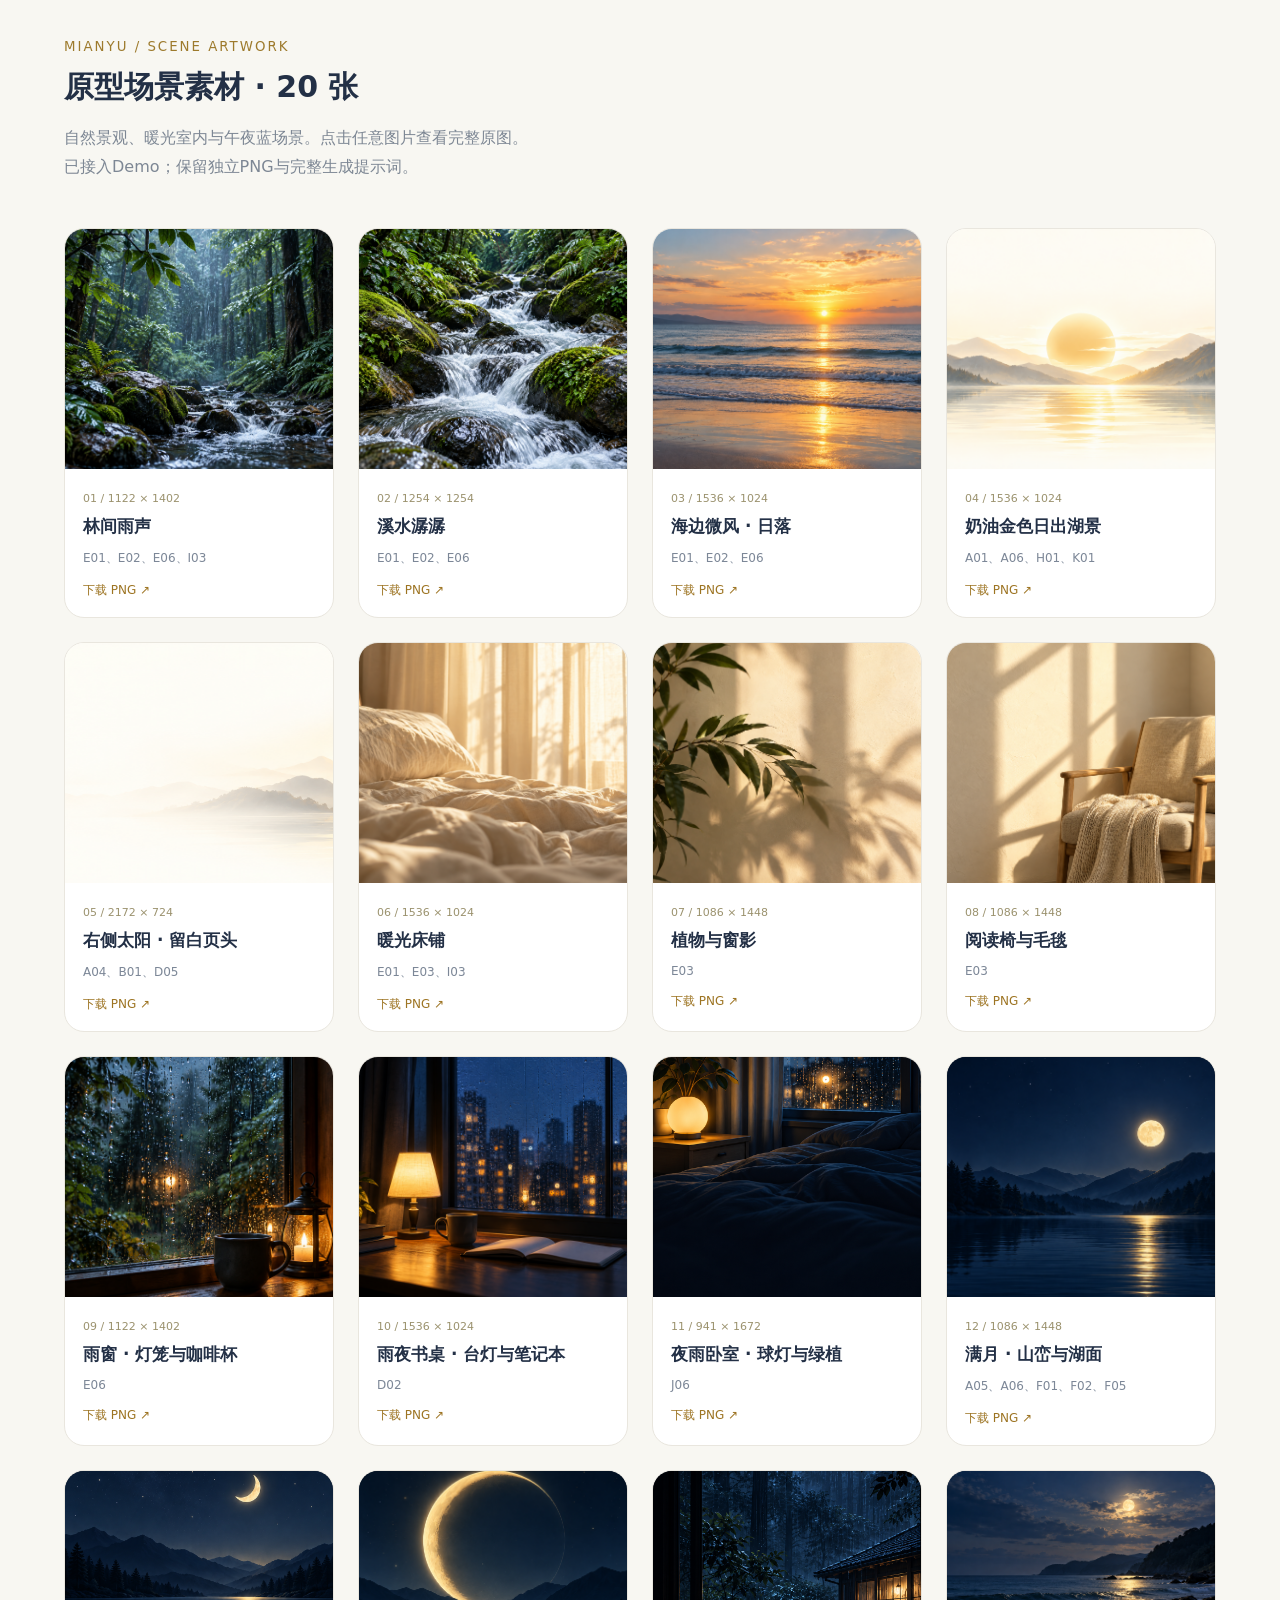
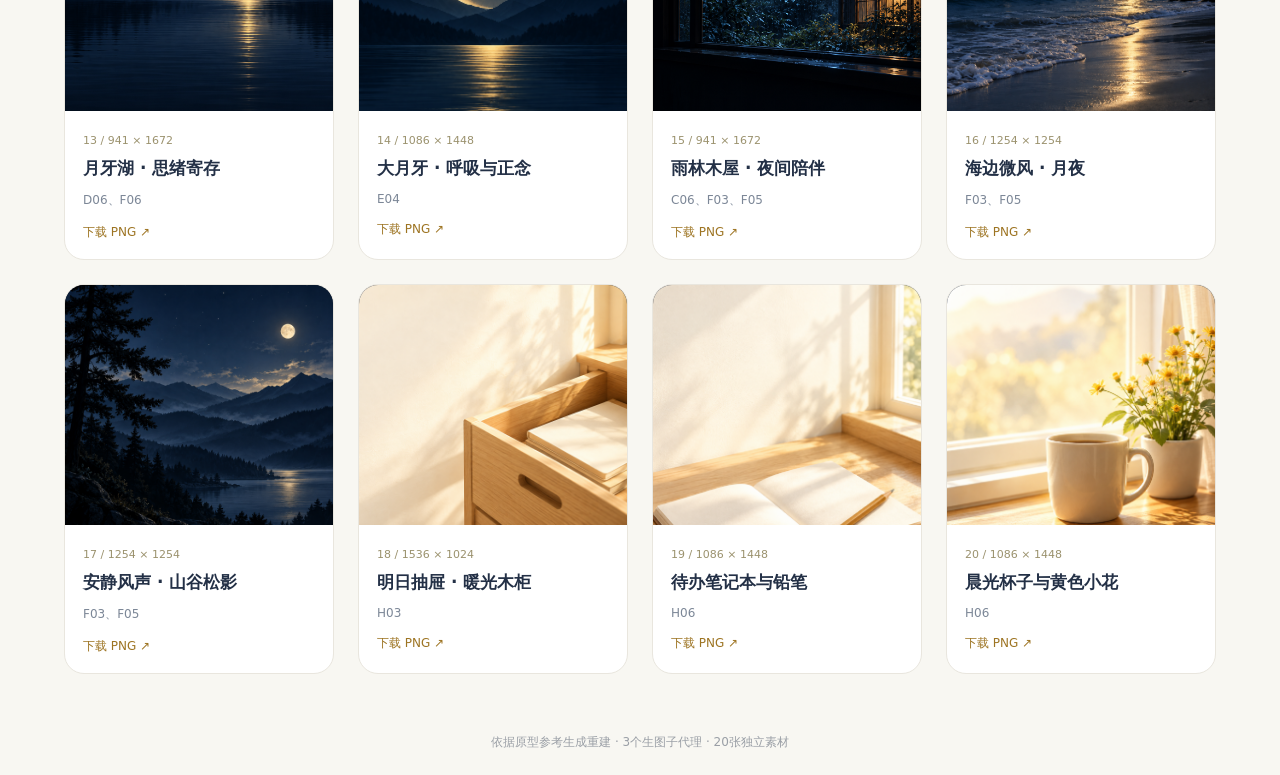
<file: images/restored/gallery.html>
<!doctype html><html lang="zh-CN"><meta charset="utf-8"><meta name="viewport" content="width=device-width,initial-scale=1"><title>眠屿 · 20张原型场景素材</title><style>*{box-sizing:border-box}body{margin:0;background:#f8f7f2;color:#233046;font-family:system-ui,"Microsoft YaHei",sans-serif}header,main{max-width:1200px;margin:auto;padding:36px 24px}header{padding-bottom:12px}header small{color:#9d7a2c;letter-spacing:2px}h1{font-size:30px;margin:12px 0}header p{color:#7d8794;line-height:1.8}main{display:grid;grid-template-columns:repeat(auto-fit,minmax(250px,1fr));gap:24px;padding-top:18px}article{overflow:hidden;border-radius:20px;background:#fff;border:1px solid #e9e6de}.art{display:block;background:#101b2c;height:240px}.art img{width:100%;height:100%;object-fit:cover;display:block;transition:transform .25s}.art:hover img{transform:scale(1.03)}.meta{padding:18px}.meta small{font-size:11px;color:#9b926e}.meta h2{font-size:17px;margin:9px 0}.meta p{font-size:12px;color:#7c8797}.meta a{font-size:12px;color:#9d7422;text-decoration:none}footer{text-align:center;padding:24px;color:#9a9fa6;font-size:12px}</style><header><small>MIANYU / SCENE ARTWORK</small><h1>原型场景素材 · 20 张</h1><p>自然景观、暖光室内与午夜蓝场景。点击任意图片查看完整原图。<br>已接入Demo；保留独立PNG与完整生成提示词。</p></header><main><article><a class="art" href="forest-rain.png" target="_blank"><img src="forest-rain.png" alt="林间雨声" loading="lazy"></a><div class="meta"><small>01 / 1122 × 1402</small><h2>林间雨声</h2><p>E01、E02、E06、I03</p><a download href="forest-rain.png">下载 PNG ↗</a></div></article><article><a class="art" href="stream.png" target="_blank"><img src="stream.png" alt="溪水潺潺" loading="lazy"></a><div class="meta"><small>02 / 1254 × 1254</small><h2>溪水潺潺</h2><p>E01、E02、E06</p><a download href="stream.png">下载 PNG ↗</a></div></article><article><a class="art" href="ocean-sunset.png" target="_blank"><img src="ocean-sunset.png" alt="海边微风 · 日落" loading="lazy"></a><div class="meta"><small>03 / 1536 × 1024</small><h2>海边微风 · 日落</h2><p>E01、E02、E06</p><a download href="ocean-sunset.png">下载 PNG ↗</a></div></article><article><a class="art" href="sunrise-lake.png" target="_blank"><img src="sunrise-lake.png" alt="奶油金色日出湖景" loading="lazy"></a><div class="meta"><small>04 / 1536 × 1024</small><h2>奶油金色日出湖景</h2><p>A01、A06、H01、K01</p><a download href="sunrise-lake.png">下载 PNG ↗</a></div></article><article><a class="art" href="sunrise-header.png" target="_blank"><img src="sunrise-header.png" alt="右侧太阳 · 留白页头" loading="lazy"></a><div class="meta"><small>05 / 2172 × 724</small><h2>右侧太阳 · 留白页头</h2><p>A04、B01、D05</p><a download href="sunrise-header.png">下载 PNG ↗</a></div></article><article><a class="art" href="bedroom.png" target="_blank"><img src="bedroom.png" alt="暖光床铺" loading="lazy"></a><div class="meta"><small>06 / 1536 × 1024</small><h2>暖光床铺</h2><p>E01、E03、I03</p><a download href="bedroom.png">下载 PNG ↗</a></div></article><article><a class="art" href="plant-shadow.png" target="_blank"><img src="plant-shadow.png" alt="植物与窗影" loading="lazy"></a><div class="meta"><small>07 / 1086 × 1448</small><h2>植物与窗影</h2><p>E03</p><a download href="plant-shadow.png">下载 PNG ↗</a></div></article><article><a class="art" href="reading-chair.png" target="_blank"><img src="reading-chair.png" alt="阅读椅与毛毯" loading="lazy"></a><div class="meta"><small>08 / 1086 × 1448</small><h2>阅读椅与毛毯</h2><p>E03</p><a download href="reading-chair.png">下载 PNG ↗</a></div></article><article><a class="art" href="rain-window.png" target="_blank"><img src="rain-window.png" alt="雨窗 · 灯笼与咖啡杯" loading="lazy"></a><div class="meta"><small>09 / 1122 × 1402</small><h2>雨窗 · 灯笼与咖啡杯</h2><p>E06</p><a download href="rain-window.png">下载 PNG ↗</a></div></article><article><a class="art" href="rain-desk.png" target="_blank"><img src="rain-desk.png" alt="雨夜书桌 · 台灯与笔记本" loading="lazy"></a><div class="meta"><small>10 / 1536 × 1024</small><h2>雨夜书桌 · 台灯与笔记本</h2><p>D02</p><a download href="rain-desk.png">下载 PNG ↗</a></div></article><article><a class="art" href="night-bedroom.png" target="_blank"><img src="night-bedroom.png" alt="夜雨卧室 · 球灯与绿植" loading="lazy"></a><div class="meta"><small>11 / 941 × 1672</small><h2>夜雨卧室 · 球灯与绿植</h2><p>J06</p><a download href="night-bedroom.png">下载 PNG ↗</a></div></article><article><a class="art" href="moon-lake.png" target="_blank"><img src="moon-lake.png" alt="满月 · 山峦与湖面" loading="lazy"></a><div class="meta"><small>12 / 1086 × 1448</small><h2>满月 · 山峦与湖面</h2><p>A05、A06、F01、F02、F05</p><a download href="moon-lake.png">下载 PNG ↗</a></div></article><article><a class="art" href="crescent-lake.png" target="_blank"><img src="crescent-lake.png" alt="月牙湖 · 思绪寄存" loading="lazy"></a><div class="meta"><small>13 / 941 × 1672</small><h2>月牙湖 · 思绪寄存</h2><p>D06、F06</p><a download href="crescent-lake.png">下载 PNG ↗</a></div></article><article><a class="art" href="crescent-breath.png" target="_blank"><img src="crescent-breath.png" alt="大月牙 · 呼吸与正念" loading="lazy"></a><div class="meta"><small>14 / 1086 × 1448</small><h2>大月牙 · 呼吸与正念</h2><p>E04</p><a download href="crescent-breath.png">下载 PNG ↗</a></div></article><article><a class="art" href="rain-cabin.png" target="_blank"><img src="rain-cabin.png" alt="雨林木屋 · 夜间陪伴" loading="lazy"></a><div class="meta"><small>15 / 941 × 1672</small><h2>雨林木屋 · 夜间陪伴</h2><p>C06、F03、F05</p><a download href="rain-cabin.png">下载 PNG ↗</a></div></article><article><a class="art" href="night-ocean.png" target="_blank"><img src="night-ocean.png" alt="海边微风 · 月夜" loading="lazy"></a><div class="meta"><small>16 / 1254 × 1254</small><h2>海边微风 · 月夜</h2><p>F03、F05</p><a download href="night-ocean.png">下载 PNG ↗</a></div></article><article><a class="art" href="night-wind.png" target="_blank"><img src="night-wind.png" alt="安静风声 · 山谷松影" loading="lazy"></a><div class="meta"><small>17 / 1254 × 1254</small><h2>安静风声 · 山谷松影</h2><p>F03、F05</p><a download href="night-wind.png">下载 PNG ↗</a></div></article><article><a class="art" href="plan-drawer.png" target="_blank"><img src="plan-drawer.png" alt="明日抽屉 · 暖光木柜" loading="lazy"></a><div class="meta"><small>18 / 1536 × 1024</small><h2>明日抽屉 · 暖光木柜</h2><p>H03</p><a download href="plan-drawer.png">下载 PNG ↗</a></div></article><article><a class="art" href="plan-notebook.png" target="_blank"><img src="plan-notebook.png" alt="待办笔记本与铅笔" loading="lazy"></a><div class="meta"><small>19 / 1086 × 1448</small><h2>待办笔记本与铅笔</h2><p>H06</p><a download href="plan-notebook.png">下载 PNG ↗</a></div></article><article><a class="art" href="morning-cup.png" target="_blank"><img src="morning-cup.png" alt="晨光杯子与黄色小花" loading="lazy"></a><div class="meta"><small>20 / 1086 × 1448</small><h2>晨光杯子与黄色小花</h2><p>H06</p><a download href="morning-cup.png">下载 PNG ↗</a></div></article></main><footer>依据原型参考生成重建 · 3个生图子代理 · 20张独立素材</footer></html>
</file>
